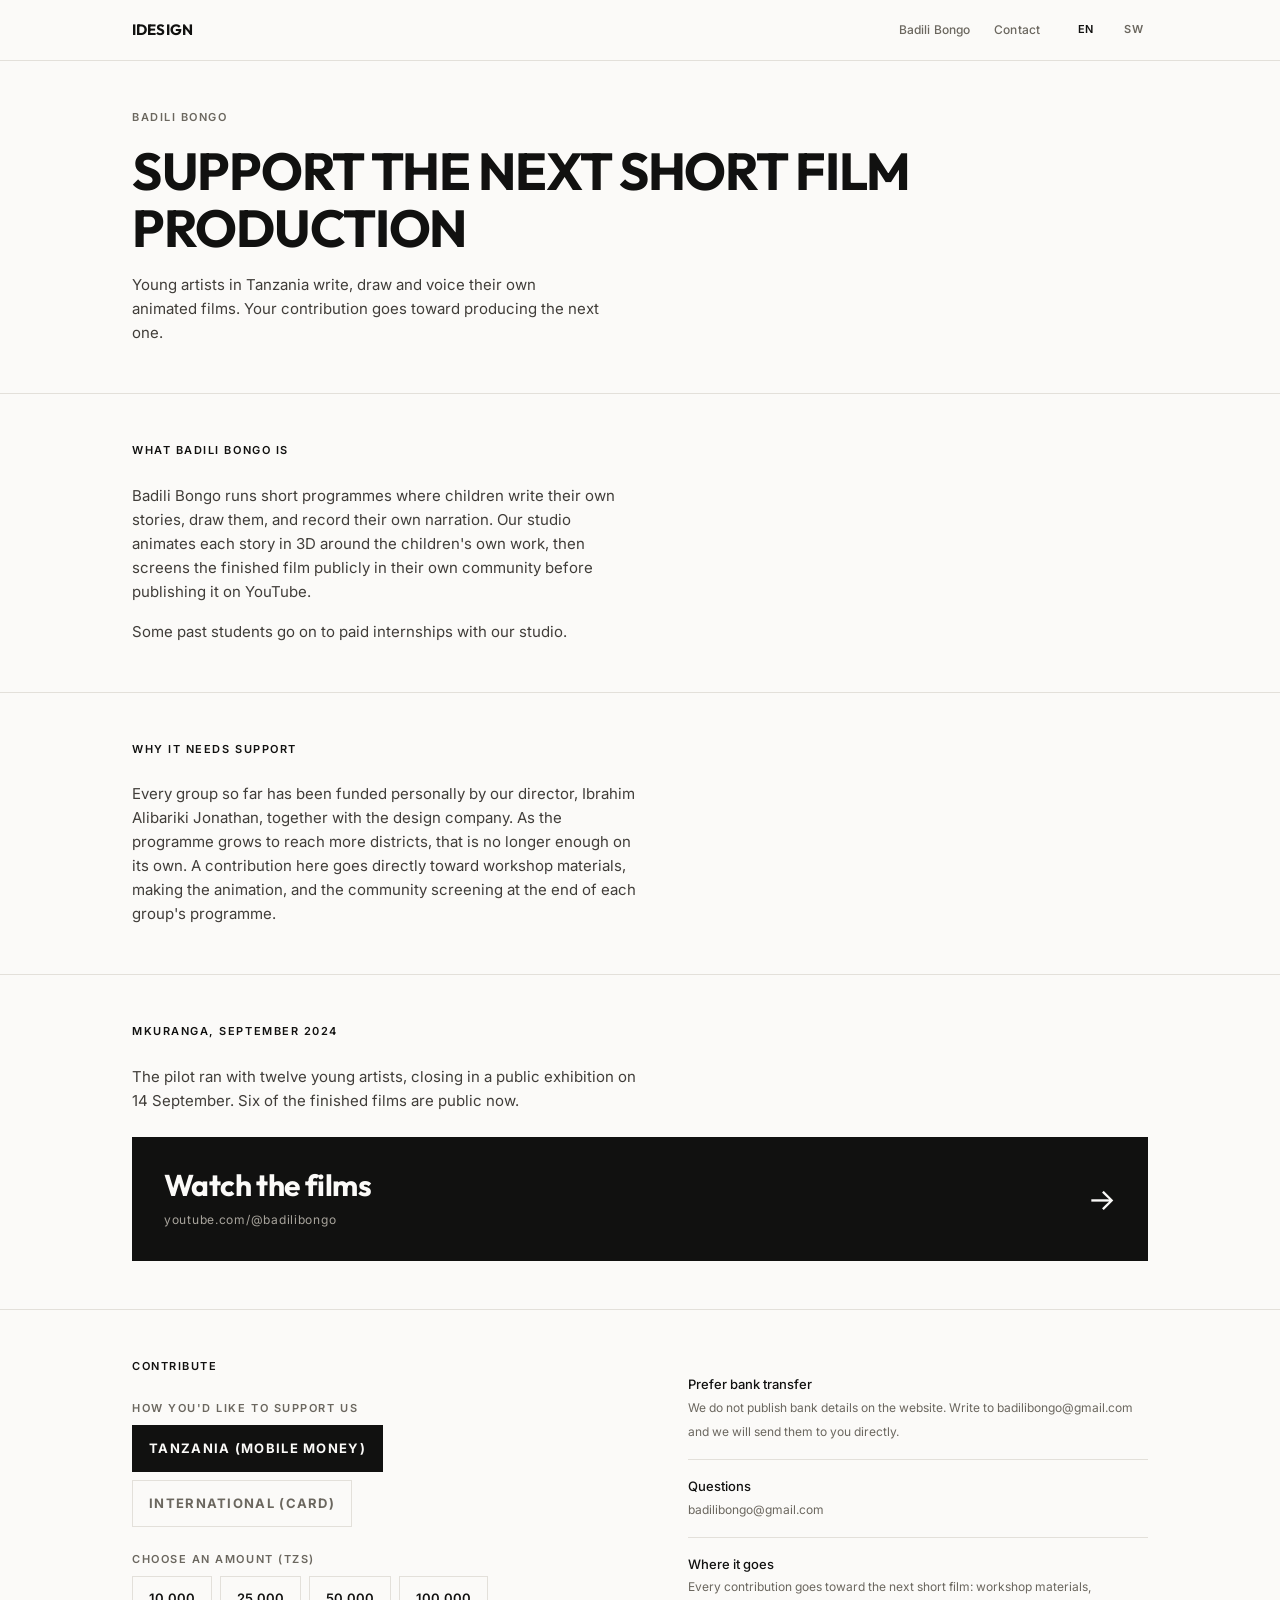
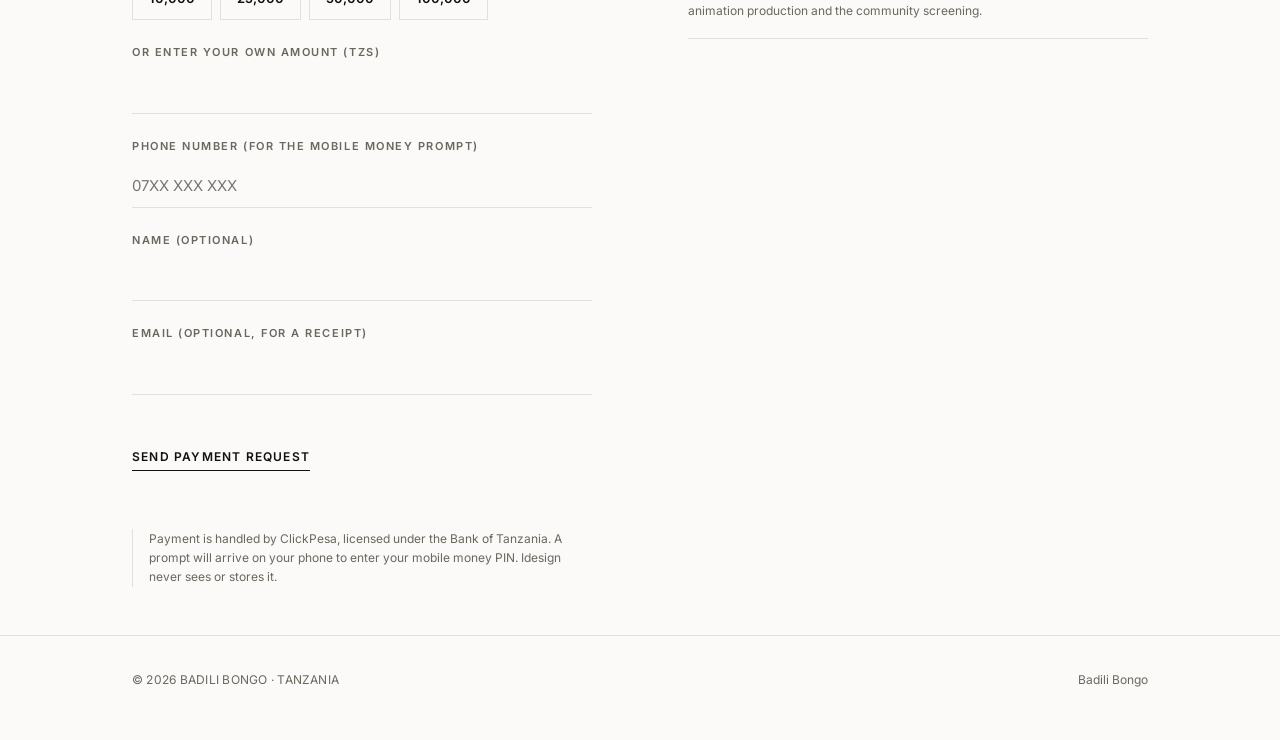
<file: support.html>
<!DOCTYPE html>
<html lang="en">
<head>
<meta charset="UTF-8">
<meta name="viewport" content="width=device-width, initial-scale=1.0">
<title>Support Badili Bongo | Tanzania</title>
<meta name="description" content="Help fund the next short film production by young artists in Tanzania. Contribute directly online via ClickPesa.">
<link rel="canonical" href="https://idesign.co.tz/support">
<meta property="og:type" content="website">
<meta property="og:site_name" content="Idesign">
<meta property="og:title" content="Support Badili Bongo | Tanzania">
<meta property="og:description" content="Help fund the next short film production by young artists in Tanzania. Contribute directly online via ClickPesa.">
<meta property="og:url" content="https://idesign.co.tz/support">
<meta property="og:image" content="https://img.youtube.com/vi/UiyBQbhsJDg/hqdefault.jpg">
<meta property="og:image:width" content="480">
<meta property="og:image:height" content="360">
<meta name="twitter:card" content="summary_large_image">
<meta name="twitter:image" content="https://img.youtube.com/vi/UiyBQbhsJDg/hqdefault.jpg">
<link rel="icon" href="images/favicon.svg" type="image/svg+xml">
<link rel="apple-touch-icon" href="images/apple-touch-icon.png">
<link rel="preconnect" href="https://fonts.googleapis.com">
<link rel="preconnect" href="https://fonts.gstatic.com" crossorigin>
<link href="https://fonts.googleapis.com/css2?family=Inter:wght@300;400;500;600;700&family=Outfit:wght@400;500;700&display=swap" rel="stylesheet">
<link rel="stylesheet" href="style.css">

</head>
<body>
<a class="skip" href="#main" data-en="Skip to content" data-sw="Rukia hadi maudhui">Skip to content</a>
<header>
<div class="wrap nav">
  <a class="mk" href="/">Idesign</a>
  <div class="rt">
    <a class="back" href="/badili-bongo" data-en="Badili Bongo" data-sw="Badili Bongo">Badili Bongo</a>
    <a href="/contact" data-en="Contact" data-sw="Wasiliana">Contact</a>
    <div class="lang" role="group" aria-label="Language" data-en-aria="Language" data-sw-aria="Lugha">
      <button id="b-en" class="on" aria-pressed="true" onclick="setLang('en')">EN</button>
      <button id="b-sw" aria-pressed="false" onclick="setLang('sw')">SW</button>
    </div>
  </div>
</div>
</header>
<main id="main">
<div class="bh"><div class="wrap">
  <div class="own">Badili Bongo</div>
  <h1 class="nm wordmark" data-en="Support the next short film production" data-sw="Fadhili uzalishaji wa filamu fupi ijayo">Support the next short film production</h1>
  <p class="ld" data-en="Young artists in Tanzania write, draw and voice their own animated films. Your contribution goes toward producing the next one." data-sw="Wasanii wachanga nchini Tanzania wanaandika, wanachora na kutoa sauti kwa filamu zao za uhuishaji. Mchango wako unaenda kwenye kuzalisha filamu ijayo.">Young artists in Tanzania write, draw and voice their own animated films. Your contribution goes toward producing the next one.</p>
</div></div>

<section><div class="wrap">
  <h2 class="lbl" data-en="What Badili Bongo is" data-sw="Badili Bongo ni nini">What Badili Bongo is</h2>
  <div class="txt">
    <p data-en="Badili Bongo runs short programmes where children write their own stories, draw them, and record their own narration. Our studio animates each story in 3D around the children's own work, then screens the finished film publicly in their own community before publishing it on YouTube." data-sw="Badili Bongo inaendesha mipango mifupi ambapo watoto wanaandika hadithi zao wenyewe, wanazichora, na kurekodi masimulizi yao wenyewe. Studio yetu inahuisha kila hadithi katika 3D kuzunguka kazi ya watoto wenyewe, kisha inaonyesha filamu iliyokamilika hadharani katika jamii yao kabla ya kuichapisha kwenye YouTube.">Badili Bongo runs short programmes where children write their own stories, draw them, and record their own narration. Our studio animates each story in 3D around the children's own work, then screens the finished film publicly in their own community before publishing it on YouTube.</p>
    <p data-en="Some past students go on to paid internships with our studio." data-sw="Baadhi ya wanafunzi wa zamani huendelea na mafunzo kazini yenye malipo katika studio yetu.">Some past students go on to paid internships with our studio.</p>
  </div>
</div></section>

<section><div class="wrap">
  <h2 class="lbl" data-en="Why it needs support" data-sw="Kwa nini inahitaji msaada">Why it needs support</h2>
  <div class="txt">
    <p data-en="Every group so far has been funded personally by our director, Ibrahim Alibariki Jonathan, together with the design company. As the programme grows to reach more districts, that is no longer enough on its own. A contribution here goes directly toward workshop materials, making the animation, and the community screening at the end of each group&#x27;s programme." data-sw="Kila kundi hadi sasa limegharamiwa binafsi na mkurugenzi wetu, Ibrahim Alibariki Jonathan, pamoja na kampuni ya usanifu. Kadri programu inavyokua kufikia wilaya nyingi zaidi, hiyo haitoshi tena peke yake. Mchango wako unaenda moja kwa moja kwenye vifaa vya warsha, kutengeneza katuni, na onyesho la jamii mwishoni mwa programu ya kila kundi.">Every group so far has been funded personally by our director, Ibrahim Alibariki Jonathan, together with the design company. As the programme grows to reach more districts, that is no longer enough on its own. A contribution here goes directly toward workshop materials, making the animation, and the community screening at the end of each group's programme.</p>
  </div>
</div></section>

<section><div class="wrap">
  <h2 class="lbl" data-en="Mkuranga, September 2024" data-sw="Mkuranga, Septemba 2024">Mkuranga, September 2024</h2>
  <div class="txt">
    <p data-en="The pilot ran with twelve young artists, closing in a public exhibition on 14 September. Six of the finished films are public now." data-sw="Majaribio yalifanyika na wasanii wachanga kumi na wawili, yakifungwa kwa maonyesho ya hadhara tarehe 14 Septemba. Filamu sita zilizokamilika ziko hadharani sasa.">The pilot ran with twelve young artists, closing in a public exhibition on 14 September. Six of the finished films are public now.</p>
  </div>
  <a class="tube" href="https://www.youtube.com/@badilibongo" target="_blank" rel="noopener">
    <span>
      <span class="th" data-en="Watch the films" data-sw="Tazama filamu">Watch the films</span>
      <span class="ta">youtube.com/@badilibongo</span>
    </span>
    <span class="tgo" aria-hidden="true">&rarr;</span>
  </a>
</div></section>

<section><div class="wrap cg">
  <div>
    <h2 class="lbl" data-en="Contribute" data-sw="Changia">Contribute</h2>
    <form id="contribute" novalidate>
      <p class="hp"><label>Do not fill this in <input name="company-website" tabindex="-1" autocomplete="off"></label></p>

      <div class="fd">
        <label data-en="How you'd like to support us" data-sw="Jinsi unavyotaka kutusaidia">How you'd like to support us</label>
        <div class="lang" role="group" aria-label="Payment method" data-en-aria="Payment method" data-sw-aria="Njia ya malipo">
          <button type="button" class="on" data-method="mobile" data-en="Tanzania (Mobile Money)" data-sw="Tanzania (Pesa ya Simu)">Tanzania (Mobile Money)</button>
          <button type="button" data-method="card" data-en="International (Card)" data-sw="Kimataifa (Kadi)">International (Card)</button>
        </div>
      </div>

      <div data-method-panel="mobile">
        <div class="fd">
          <label data-en="Choose an amount (TZS)" data-sw="Chagua kiasi (TZS)">Choose an amount (TZS)</label>
          <div class="amounts" role="group" aria-label="Suggested amounts" data-en-aria="Suggested amounts" data-sw-aria="Kiasi kinachopendekezwa">
            <button type="button" class="amt" data-amount="10000">10,000</button>
            <button type="button" class="amt" data-amount="25000">25,000</button>
            <button type="button" class="amt" data-amount="50000">50,000</button>
            <button type="button" class="amt" data-amount="100000">100,000</button>
          </div>
        </div>
        <div class="fd">
          <label for="c-amount" data-en="Or enter your own amount (TZS)" data-sw="Au weka kiasi chako (TZS)">Or enter your own amount (TZS)</label>
          <input id="c-amount" name="amount" type="number" min="1000" step="500" inputmode="numeric">
        </div>
        <div class="fd">
          <label for="c-phone" data-en="Phone number (for the mobile money prompt)" data-sw="Namba ya simu (kwa ombi la pesa ya simu)">Phone number (for the mobile money prompt)</label>
          <input id="c-phone" name="phone" type="tel" inputmode="tel" autocomplete="tel" placeholder="07XX XXX XXX">
        </div>
        <div class="fd">
          <label for="c-name" data-en="Name (optional)" data-sw="Jina (hiari)">Name (optional)</label>
          <input id="c-name" name="name" type="text" autocomplete="name">
        </div>
        <div class="fd">
          <label for="c-email" data-en="Email (optional, for a receipt)" data-sw="Barua pepe (hiari, kwa risiti)">Email (optional, for a receipt)</label>
          <input id="c-email" name="email" type="email" autocomplete="email">
        </div>
      </div>

      <div data-method-panel="card" hidden>
        <div class="fd">
          <label data-en="Choose an amount (USD)" data-sw="Chagua kiasi (USD)">Choose an amount (USD)</label>
          <div class="amounts" role="group" aria-label="Suggested amounts" data-en-aria="Suggested amounts" data-sw-aria="Kiasi kinachopendekezwa">
            <button type="button" class="amt-usd" data-amount="5">5</button>
            <button type="button" class="amt-usd" data-amount="10">10</button>
            <button type="button" class="amt-usd" data-amount="25">25</button>
            <button type="button" class="amt-usd" data-amount="50">50</button>
          </div>
        </div>
        <div class="fd">
          <label for="c-amount-usd" data-en="Or enter your own amount (USD)" data-sw="Au weka kiasi chako (USD)">Or enter your own amount (USD)</label>
          <input id="c-amount-usd" name="amount-usd" type="number" min="1" step="1" inputmode="numeric">
        </div>
        <div class="fd">
          <label for="c-name-intl" data-en="Full name" data-sw="Jina kamili">Full name</label>
          <input id="c-name-intl" name="name-intl" type="text" autocomplete="name">
        </div>
        <div class="fd">
          <label for="c-email-intl" data-en="Email (for your receipt)" data-sw="Barua pepe (kwa risiti yako)">Email (for your receipt)</label>
          <input id="c-email-intl" name="email-intl" type="email" autocomplete="email">
        </div>
        <div class="fd">
          <label for="c-phone-intl" data-en="Phone number" data-sw="Namba ya simu">Phone number</label>
          <input id="c-phone-intl" name="phone-intl" type="tel" inputmode="tel" autocomplete="tel" placeholder="+1 555 123 4567">
        </div>
      </div>

      <button class="btn" type="submit" data-en="Send payment request" data-sw="Tuma ombi la malipo">Send payment request</button>
      <p id="c-status" class="fstat" role="status" aria-live="polite"></p>
      <p class="note" id="c-note" data-en="Payment is handled by ClickPesa, licensed under the Bank of Tanzania. A prompt will arrive on your phone to enter your mobile money PIN. Idesign never sees or stores it." data-sw="Malipo yanashughulikiwa na ClickPesa, iliyosajiliwa chini ya Benki Kuu ya Tanzania. Ombi litafika kwenye simu yako kuweka PIN yako ya pesa ya simu. Idesign haioni wala kuihifadhi.">Payment is handled by ClickPesa, licensed under the Bank of Tanzania. A prompt will arrive on your phone to enter your mobile money PIN. Idesign never sees or stores it.</p>
    </form>
  </div>
  <div>
    <div class="ci"><b data-en="Prefer bank transfer" data-sw="Unapendelea uhamisho wa benki">Prefer bank transfer</b>
      <span data-en="We do not publish bank details on the website. Write to badilibongo@gmail.com and we will send them to you directly." data-sw="Hatuchapishi namba za benki kwenye tovuti. Andika badilibongo@gmail.com nasi tutakutumia moja kwa moja.">We do not publish bank details on the website. Write to <a href="mailto:badilibongo@gmail.com">badilibongo@gmail.com</a> and we will send them to you directly.</span></div>
    <div class="ci"><b data-en="Questions" data-sw="Maswali">Questions</b>
      <span><a href="mailto:badilibongo@gmail.com">badilibongo@gmail.com</a></span></div>
    <div class="ci"><b data-en="Where it goes" data-sw="Inakoenda">Where it goes</b>
      <span data-en="Every contribution goes toward the next short film: workshop materials, animation production and the community screening." data-sw="Kila mchango unaenda kwenye filamu fupi ijayo: vifaa vya warsha, uzalishaji wa uhuishaji na maonyesho ya jamii.">Every contribution goes toward the next short film: workshop materials, animation production and the community screening.</span></div>
  </div>
</div></section>
</main>
<footer><div class="wrap fr">
  <div>&copy; 2026 Badili Bongo &middot; Tanzania</div>
  <div><a href="/badili-bongo" data-en="Badili Bongo" data-sw="Badili Bongo">Badili Bongo</a></div>
</div></footer>
<script src="script.js"></script>
</body>
</html>
</file>
<file: style.css>
/* ============================================================
   IDESIGN GROUP — stylesheet
   Monochrome. Six neutral tones, no colour.

   Built on tokens: every size, space and rule below resolves to
   a value defined in :root. Nothing is set arbitrarily.
   ============================================================ */

/* ---- TT FORS ----------------------------------------------
   Licensed webfont (TypeType). Buy the WEB licence, drop the
   .woff2 files into fonts/, then delete the comment
   markers around the two @font-face rules below.
   Until then the wordmark falls back to Outfit.
------------------------------------------------------------- */
/*
@font-face{
  font-family:'TT Fors';
  src:url('fonts/TTFors-Bold.woff2') format('woff2');
  font-weight:700; font-style:normal; font-display:swap;
}
@font-face{
  font-family:'TT Fors';
  src:url('fonts/TTFors-Regular.woff2') format('woff2');
  font-weight:400; font-style:normal; font-display:swap;
}
*/

:root{
  /* ---------- COLOUR ---------- */
  --ink:#111110;      /* headings, primary text        */
  --mid:#403D39;      /* body copy                     */
  --soft:#6B675F;     /* meta, labels — 5.4:1 on paper */
  --line:#E3E0DA;     /* hairlines                     */
  --paper:#FBFAF8;    /* page                          */
  --fill:#F0EEE9;     /* image wells                   */
  --on-ink:#A8A49C;   /* secondary text on ink — 4.9:1 */

  /* ---------- TYPEFACES ---------- */
  --wm:'TT Fors','Outfit',system-ui,sans-serif;
  --sans:'Inter',system-ui,-apple-system,'Segoe UI',sans-serif;

  /* ---------- TYPE SCALE ----------
     Eight steps, four of them fluid. Nothing in between. */
  --fs-label:11px;                    /* tracked uppercase */
  --fs-caption:12px;                  /* captions, footer  */
  --fs-meta:13px;                     /* secondary lines   */
  --fs-body:15px;                     /* body copy         */
  --fs-lead:clamp(17px,1.6vw,20px);   /* opening statement */
  --fs-row:clamp(22px,2.8vw,30px);    /* index rows        */
  --fs-title:clamp(30px,5vw,52px);    /* page titles       */
  --fs-display:clamp(44px,8vw,88px);  /* wordmark          */

  /* ---------- LINE HEIGHT ---------- */
  --lh-display:.92;
  --lh-tight:1.1;
  --lh-snug:1.3;
  --lh-body:1.6;

  /* ---------- TRACKING ---------- */
  --tr-display:-.035em;
  --tr-title:-.025em;
  --tr-row:-.02em;
  --tr-label:.14em;

  /* ---------- SPACE — 4px base ---------- */
  --s1:4px;  --s2:8px;  --s3:12px; --s4:16px; --s5:24px;
  --s6:32px; --s7:48px; --s8:64px; --s9:96px;

  /* ---------- LAYOUT ---------- */
  --max:1080px;
  --gutter:var(--s6);
  --header-h:60px;
  --section-y:var(--s7);
  --radius:0;                  /* sharp corners are the brand */
  --hair:1px solid var(--line);
  --tap:44px;                  /* minimum touch target        */

  /* ---------- MOTION ---------- */
  --ease:cubic-bezier(.2,.6,.3,1);
  --dur:.22s;
}

*{margin:0;padding:0;box-sizing:border-box}
html{scroll-behavior:smooth;-webkit-text-size-adjust:100%}

/* Body is a column so the footer is pushed to the bottom of short
   pages (404, thanks) instead of floating mid-screen. */
body{
  font-family:var(--sans);background:var(--paper);color:var(--ink);
  font-size:var(--fs-body);line-height:var(--lh-body);font-weight:400;
  -webkit-font-smoothing:antialiased;text-rendering:optimizeLegibility;
  min-height:100vh;display:flex;flex-direction:column;
}
main{flex:1 0 auto}
.wrap{max-width:var(--max);margin:0 auto;padding:0 var(--gutter);width:100%}
a{color:inherit;text-decoration:none}
img{max-width:100%;display:block;height:auto}
button{font:inherit}

/* One visible focus ring for every interactive element. */
:where(a,button,input,select,textarea,[tabindex]):focus-visible{
  outline:2px solid var(--ink);outline-offset:3px;
}

/* Uppercase via CSS, not by typing brand names in caps in the HTML
   (see the branding-case fix) - this is what makes every wordmark
   instance, including the header logo and each division's own h1,
   match the visual weight IDEFENDA LAB already had. */
.wordmark{font-family:var(--wm);font-weight:700;text-transform:uppercase;
  letter-spacing:var(--tr-row);line-height:1}

/* Shared label treatment — eyebrows, section headings, tags. */
.lbl,.own,.who,.lst li .m,.ph i{
  font-size:var(--fs-label);font-weight:600;
  letter-spacing:var(--tr-label);text-transform:uppercase;
}

/* Shared action treatment. Every CTA on the site is this one
   component; it was previously three near-identical variants. */
.tail a,.cta a,.btn,.follow a{
  display:inline-block;font-family:var(--sans);
  font-size:var(--fs-caption);font-weight:600;
  letter-spacing:.1em;text-transform:uppercase;color:var(--ink);
  background:none;border:none;border-bottom:1px solid var(--ink);
  padding:var(--s1) 0;cursor:pointer;
  transition:color var(--dur) var(--ease),border-color var(--dur) var(--ease);
}
/* Only the index CTA is short enough to guarantee one line; the
   branch CTAs run to 45 characters and must be free to wrap. */
.tail a{white-space:nowrap}
.tail a:hover,.cta a:hover,.btn:hover,.follow a:hover{
  color:var(--soft);border-color:var(--soft);
}
/* A secondary, subtle outbound link (e.g. Instagram) - one step
   quieter than .panel, which stays reserved for a page's single
   most important outbound link. */
.follow{margin-top:var(--s5)}

/* skip link — accessibility */
.skip{position:absolute;left:-9999px;top:0;background:var(--ink);color:var(--paper);
  padding:var(--s3) var(--s4);font-size:var(--fs-meta);z-index:200}
.skip:focus{left:0}

/* ---------- HEADER ---------- */
header{position:sticky;top:0;z-index:50;background:rgba(251,250,248,.93);
  backdrop-filter:blur(12px);-webkit-backdrop-filter:blur(12px);
  border-bottom:var(--hair);flex:none}
.nav{display:flex;align-items:center;justify-content:space-between;
  height:var(--header-h);gap:var(--s5)}
.nav .mk{font-family:var(--wm);font-weight:700;font-size:var(--fs-body);
  letter-spacing:.01em;white-space:nowrap;text-transform:uppercase;
  display:inline-flex;align-items:center;min-height:var(--tap)}
.nav .rt{display:flex;align-items:center;gap:var(--s5)}

/* Every nav link reads the same: one size, one case, one colour.
   HOME was previously uppercase and tracked while Contact beside
   it was sentence case. */
.nav .rt a,.back{font-size:var(--fs-caption);font-weight:500;
  letter-spacing:.01em;text-transform:none;color:var(--soft);
  display:inline-flex;align-items:center;min-height:var(--tap);
  transition:color var(--dur) var(--ease)}
.nav .rt a:hover,.back:hover{color:var(--ink)}

.lang{display:flex;gap:var(--s1);margin-right:calc(var(--s2) * -1)}
.lang button{background:none;border:none;font-family:var(--sans);
  font-size:var(--fs-label);font-weight:600;letter-spacing:.08em;
  cursor:pointer;color:var(--soft);padding:0;
  min-width:var(--tap);min-height:var(--tap);
  display:inline-flex;align-items:center;justify-content:center;
  transition:color var(--dur) var(--ease)}
.lang button.on{color:var(--ink)}
.lang button:hover{color:var(--ink)}

/* ---------- LANDING INDEX ---------- */
.top{padding:var(--s7) 0 var(--s6)}
.top .big{font-family:var(--wm);font-weight:700;font-size:var(--fs-display);
  letter-spacing:var(--tr-display);line-height:var(--lh-display)}
.lockup{display:inline-block}
/* Strapline is stretched flush to the wordmark by script.js.
   Named .strap, not .sub — .sub collided with the submit button
   and gave this paragraph a border and a pointer cursor. */
.top .strap{display:flex;justify-content:space-between;width:100%;
  font-size:clamp(11px,1.45vw,15px);font-weight:700;text-transform:uppercase;
  color:var(--ink);margin-top:var(--s3);letter-spacing:0;line-height:1}
.top .strap .sp{flex:0 0 .34em}
/* Visually hidden, still read by screen readers (used for the strapline). */
.vh{position:absolute;width:1px;height:1px;margin:-1px;padding:0;overflow:hidden;
  clip:rect(0 0 0 0);clip-path:inset(50%);white-space:nowrap;border:0}

.index{border-top:var(--hair)}
.row{display:grid;grid-template-columns:var(--s6) 1fr auto;gap:var(--s5);
  align-items:baseline;padding:var(--s5) 0;border-bottom:var(--hair);
  transition:padding var(--dur) var(--ease)}
.row:hover,.row:focus-visible{padding-left:var(--s3)}
.row .n{font-size:var(--fs-label);font-weight:500;color:var(--soft);letter-spacing:.08em}
.row .nm{display:block;font-family:var(--wm);font-weight:700;font-size:var(--fs-row);
  letter-spacing:var(--tr-row);line-height:var(--lh-tight)}
.row .ds{display:block;font-size:var(--fs-meta);font-weight:400;
  color:var(--soft);margin-top:var(--s1)}
.row .ar{font-size:var(--fs-body);color:var(--soft);
  transition:color var(--dur) var(--ease),transform var(--dur) var(--ease)}
.row:hover .ar,.row:focus-visible .ar{color:var(--ink);transform:translateX(5px)}

/* Bottom padding is deliberately small: .tail is homepage-only and
   is immediately followed by the "Worked with" section, which
   already carries its own top padding via the global `section`
   rule. A full --s8 here on top of that stacked into a 112px gap. */
.tail{padding:var(--s7) 0 var(--s4);display:flex;justify-content:space-between;
  gap:var(--s5) var(--s7);flex-wrap:wrap;align-items:flex-end}
.tail>div{flex:1 1 30rem;min-width:0}
.tail .lead{font-size:var(--fs-lead);font-weight:400;color:var(--ink);
  max-width:52ch;line-height:var(--lh-snug);letter-spacing:-.012em}
.tail .sub2{font-size:var(--fs-meta);font-weight:400;color:var(--soft);
  margin-top:var(--s3)}

/* ---------- BRANCH PAGES ----------
   Hierarchy runs eyebrow -> title -> descriptor -> lead -> body.
   The descriptor was previously 14px bold, competing with the
   larger tagline directly beneath it. */
.bh{padding:var(--s7) 0;border-bottom:var(--hair)}
/* Badili Bongo's hero runs straight into a heading-led section next
   (no image break like most other pages have there), so the usual
   bottom padding reads as excess air before "How the children make
   a film" - tightened here only, not sitewide. */
.bh--tight{padding-bottom:var(--s5)}
.own{color:var(--soft);margin-bottom:var(--s4)}
.bh .nm{font-family:var(--wm);font-weight:700;font-size:var(--fs-title);
  letter-spacing:var(--tr-title);line-height:var(--lh-tight)}
.bh .ds{font-size:var(--fs-meta);font-weight:500;color:var(--soft);
  margin-top:var(--s3)}
.bh .tg{font-size:var(--fs-lead);margin-top:var(--s5);max-width:34ch;
  font-weight:400;line-height:var(--lh-snug);letter-spacing:-.012em}
.bh .ld{font-size:var(--fs-body);font-weight:400;color:var(--mid);
  max-width:52ch;margin-top:var(--s4)}

section{padding:var(--section-y) 0;border-bottom:var(--hair)}
.lbl{color:var(--ink);margin-bottom:var(--s5)}

.lst{list-style:none}
.lst li{padding:var(--s4) 0;border-bottom:var(--hair);
  display:grid;grid-template-columns:1fr auto;gap:var(--s5);align-items:baseline}
.lst li:last-child{border-bottom:none;padding-bottom:0}
.lst + .txt{margin-top:var(--s5)}
.lst li .t{color:var(--ink);font-size:var(--fs-body)}
/* Meta reads as a taxonomy tag rather than a word competing with
   the service name beside it. */
.lst li .m{color:var(--soft);text-align:right}

/* Three columns at desktop. The old auto-fill produced four, which
   left Landscape's nine projects as 4+4+1 — one image alone in a
   three-quarters-empty row. */
.grid{display:grid;grid-template-columns:repeat(3,1fr);gap:var(--s5)}
.grid--wide{grid-template-columns:repeat(2,1fr)}
.ph{aspect-ratio:4/3;background:var(--fill);border:var(--hair);
  display:flex;align-items:center;justify-content:center;overflow:hidden}
.ph picture{display:block;width:100%;height:100%}
.ph img{width:100%;height:100%;object-fit:cover}
.ph img.ph-top{object-position:50% 0}
.ph i{font-style:normal;font-size:var(--fs-label);color:var(--soft)}
.media-link{display:block}
.media-link:hover .ph img{opacity:.85}
.it .cap{font-size:var(--fs-meta);font-weight:500;margin-top:var(--s3)}
.it .sc{font-size:var(--fs-caption);color:var(--soft);margin-top:var(--s1)}

/* ---------- PROCESS STEPS ----------
   A five-across band at desktop, each step opening under its own
   rule. Below 900px it folds into a numbered list rather than a
   narrow grid, so no step is ever left orphaned in a part row. */
.steps{display:grid;grid-template-columns:repeat(5,1fr);gap:var(--s5)}
.step{border-top:1px solid var(--ink);padding-top:var(--s3)}
.step .k{display:block;font-family:var(--wm);font-weight:700;
  font-size:var(--fs-meta);color:var(--soft);letter-spacing:.08em}
.step .h{display:block;font-family:var(--wm);font-weight:700;
  font-size:var(--fs-body);letter-spacing:var(--tr-row);
  line-height:var(--lh-tight);margin-top:var(--s3)}
.step .p{display:block;font-size:var(--fs-caption);color:var(--soft);
  line-height:var(--lh-body);margin-top:var(--s2)}
.steps-end{font-size:var(--fs-meta);color:var(--soft);margin-top:var(--s5)}

/* ---------- INVERTED LINK PANEL ----------
   The only tonal shift in the palette, reserved for a page's single
   most important outbound link rather than used as decoration.
   .tube: Badili Bongo's YouTube channel. .panel: each branch's
   Google Business profile (find us on the map, see real photos). */
.tube,.panel{display:flex;align-items:center;justify-content:space-between;
  gap:var(--s5);background:var(--ink);color:var(--paper);
  padding:var(--s6);margin-top:var(--s5)}
.tube .th,.panel .th{display:block;font-family:var(--wm);font-weight:700;
  font-size:var(--fs-row);letter-spacing:var(--tr-row);line-height:var(--lh-tight)}
.tube .ta,.panel .ta{display:block;font-size:var(--fs-caption);color:var(--on-ink);
  letter-spacing:.06em;margin-top:var(--s2)}
.tube .tgo,.panel .tgo{font-size:var(--fs-row);line-height:1;flex:none;
  transition:transform var(--dur) var(--ease)}
.tube:hover .tgo,.panel:hover .tgo{transform:translateX(5px)}
/* The global focus ring is ink, which would vanish on this panel. */
.tube:focus-visible,.panel:focus-visible{outline-color:var(--paper);outline-offset:-6px}

.txt{max-width:56ch;font-size:var(--fs-body);font-weight:400;
  color:var(--mid);line-height:var(--lh-body)}
.txt p{margin-bottom:var(--s4)}
.txt p:last-child{margin-bottom:0}

/* ---------- STORY (collapsible everywhere) ----------
   Short teaser + a toggle reveals the full content below it, on
   every viewport - mobile portrait and desktop landscape alike.
   Less information up front by default; "Read more" is the only way
   to see the rest, regardless of screen size. */
.story{max-width:56ch}
.story-short{font-size:var(--fs-body);line-height:var(--lh-body);color:var(--mid)}
.story-full{font-size:var(--fs-body);line-height:var(--lh-body);color:var(--mid);margin-top:var(--s4)}
.story-full h3{font-size:var(--fs-label);font-weight:600;letter-spacing:.08em;
  text-transform:uppercase;color:var(--ink);margin-bottom:var(--s4)}
.story-full p{margin-bottom:var(--s4)}
.story-full p:last-of-type{margin-bottom:0}
.story-journey{font-size:var(--fs-meta);color:var(--soft);letter-spacing:.02em;
  margin-top:var(--s5);padding-top:var(--s4);border-top:var(--hair)}
.story-partners{margin-top:var(--s5)}
.story-partners-lbl{display:block;font-size:var(--fs-label);font-weight:600;
  letter-spacing:.08em;text-transform:uppercase;color:var(--soft);margin-bottom:var(--s2)}
.story-partners-list{font-size:var(--fs-meta);color:var(--soft)}
.story-toggle{display:inline-flex;align-items:center;gap:var(--s2);
  margin-top:var(--s4);min-height:var(--tap);background:none;border:none;
  appearance:none;-webkit-appearance:none;cursor:pointer;font-family:var(--sans);
  font-size:var(--fs-body);font-weight:700;letter-spacing:.01em;
  color:var(--ink);padding:0}
.story-toggle:hover{color:var(--soft)}
.story-toggle span[aria-hidden]{transition:transform var(--dur) var(--ease)}
.story-toggle[aria-expanded="true"] span[aria-hidden]{transform:rotate(90deg)}

/* Client names as a credit line, not a sentence: set in the same
   display face as the homepage's own company index (.row .nm), so
   the studio's work and its own divisions read as one family rather
   than credits in body text. Two fixed rows, not an auto-wrapping
   list - which row a name falls into shouldn't shift with viewport
   width. Uppercase via CSS (never typed in caps - see the branding
   fix); a touch of positive tracking, since tightened wordmark
   tracking reads cramped once every letter is also capitalised. */
.worked{margin-top:var(--s3)}
.worked-row{display:flex;flex-wrap:wrap;gap:var(--s3) var(--s6);margin-bottom:var(--s3)}
.worked-row:last-child{margin-bottom:0}
.worked span{font-family:var(--wm);font-weight:700;font-size:var(--fs-body);
  letter-spacing:.01em;text-transform:uppercase;color:var(--ink)}

.cta{padding:var(--s7) 0;border-bottom:var(--hair)}

/* ---------- CONTACT ---------- */
.cg{display:grid;grid-template-columns:1fr 1fr;gap:var(--s9)}
.fd{margin-bottom:var(--s5)}
.fd label{display:block;font-size:var(--fs-label);font-weight:600;
  letter-spacing:var(--tr-label);text-transform:uppercase;
  color:var(--soft);margin-bottom:var(--s2)}
.fd input,.fd select,.fd textarea{width:100%;padding:var(--s3) 0;border:none;
  border-bottom:var(--hair);background:none;font-family:var(--sans);
  font-size:var(--fs-body);font-weight:400;color:var(--ink);border-radius:var(--radius)}
.fd input:focus-visible,.fd select:focus-visible,.fd textarea:focus-visible{
  outline:none;border-bottom-color:var(--ink);box-shadow:0 1px 0 0 var(--ink)}
.fd textarea{resize:vertical;line-height:var(--lh-body)}
.btn{margin-top:var(--s5)}
.hp{position:absolute;left:-9999px}      /* honeypot - spam trap */

/* Preset-amount picker (Badili Bongo support page). Same hairline,
   sharp-corner language as everything else - a bordered toggle,
   not a filled "primary" button, so it doesn't invent a new
   component just for this one form. */
.amounts{display:flex;flex-wrap:wrap;gap:var(--s2)}
.amt,.amt-usd{font-family:var(--sans);font-size:var(--fs-meta);font-weight:600;
  color:var(--ink);background:none;border:var(--hair);border-radius:var(--radius);
  padding:var(--s2) var(--s4);min-height:var(--tap);cursor:pointer;
  transition:background-color var(--dur) var(--ease),color var(--dur) var(--ease)}
.amt:hover,.amt-usd:hover{border-color:var(--ink)}
.amt.on,.amt-usd.on{background:var(--ink);color:var(--paper);border-color:var(--ink)}

/* Payment-method toggle inside the contribute form reuses .lang's
   look (same underlined-text-button language), but needs visible
   borders here since it's standing alone rather than in the header. */
.fd .lang{margin-right:0;gap:var(--s2);flex-wrap:wrap}
.fd .lang button{border:var(--hair);border-radius:var(--radius);
  padding:var(--s3) var(--s4);min-height:var(--tap);
  font-size:var(--fs-meta);font-weight:700;
  text-transform:uppercase;letter-spacing:.1em}
.fd .lang button.on{background:var(--ink);color:var(--paper);border-color:var(--ink)}
.fd .lang button:hover{border-color:var(--ink)}

/* Contact form result. One line, in the existing type scale;
   colour only shifts between quiet and ink so the monochrome
   palette is untouched. */
.fstat{margin-top:var(--s4);font-size:var(--fs-meta);color:var(--soft);min-height:1.4em}
.fstat[data-state="ok"],.fstat[data-state="paid"]{color:var(--ink)}
.fstat[data-state="fail"],.fstat[data-state="invalid"],.fstat[data-state="failed"]{color:var(--ink)}
.btn[disabled]{opacity:.45;cursor:default}

/* ---------- TAP TO CALL ----------
   Large touch targets. tel: dials directly on a phone;
   wa.me opens WhatsApp. Both fall back to plain links on desktop. */
.call{border-top:1px solid var(--ink);margin-bottom:var(--s6)}
.call-row{display:flex;align-items:center;justify-content:space-between;
  gap:var(--s4);padding:var(--s4) 0;border-bottom:var(--hair)}
.call-row .who{color:var(--soft);margin-bottom:var(--s2)}
/* The phone numbers are the primary action on a mobile visit, so
   they carry a full 44px target rather than the 24px minimum. */
.call-row .num{font-family:var(--wm);font-weight:700;font-size:clamp(19px,2.4vw,24px);
  letter-spacing:-.01em;color:var(--ink);line-height:var(--lh-tight);
  display:inline-flex;align-items:center;min-height:var(--tap);
  transition:color var(--dur) var(--ease)}
.call-row a.num:hover{color:var(--mid)}
.call-acts{display:flex;gap:var(--s2);flex-shrink:0}
.call-acts a{font-size:var(--fs-label);font-weight:600;letter-spacing:.1em;
  text-transform:uppercase;border:var(--hair);padding:0 var(--s4);
  white-space:nowrap;color:var(--mid);min-height:var(--tap);
  display:inline-flex;align-items:center;justify-content:center;
  transition:color var(--dur) var(--ease),border-color var(--dur) var(--ease),
             background-color var(--dur) var(--ease)}
.call-acts a:hover{border-color:var(--ink);color:var(--ink)}
.call-acts a.pri{background:var(--ink);color:var(--paper);border-color:var(--ink)}
.call-acts a.pri:hover{background:transparent;color:var(--ink)}

.ci{padding:var(--s4) 0;border-bottom:var(--hair)}
.ci b{font-weight:500;font-size:var(--fs-meta);display:block}
.ci span{font-size:var(--fs-caption);color:var(--soft)}
.ci a{transition:color var(--dur) var(--ease)}
.ci a:hover{color:var(--ink)}

/* ---------- FOOTER ---------- */
footer{padding:var(--s6) 0 var(--s7);font-size:var(--fs-caption);
  color:var(--soft);margin-top:auto;flex:none}
.fr{display:flex;justify-content:space-between;gap:var(--s4);flex-wrap:wrap;
  align-items:center}
/* The copyright line is always the credit's first child, sitewide -
   capitalised via CSS rather than editing all 10 footers by hand. */
.fr>div:first-child{text-transform:uppercase;letter-spacing:.02em}
/* Same treatment as the footer credit, for the one other place the
   legal name appears prominently outside the wordmark system. */
.credit{text-transform:uppercase;letter-spacing:.02em}
/* Standalone links, so they owe the 24px minimum target (WCAG 2.5.8). */
.fr a{display:inline-flex;align-items:center;min-height:24px;
  transition:color var(--dur) var(--ease)}
.fr a:hover{color:var(--ink)}

.note{border-left:var(--hair);padding:0 0 0 var(--s4);font-size:var(--fs-caption);
  line-height:var(--lh-body);color:var(--soft);margin-top:var(--s5);max-width:60ch}

/* ============================================================
   RESPONSIVE — two breakpoints, each on the layout's own terms.
   900px: the 1080px canvas stops holding side-by-side content.
   560px: single column, stacked actions.
   ============================================================ */
@media(max-width:900px){
  :root{--gutter:var(--s5);--section-y:var(--s6)}
  .cg{grid-template-columns:1fr;gap:var(--s7)}
  .row{grid-template-columns:var(--s5) 1fr auto;gap:var(--s4)}
  .grid,.grid--wide{grid-template-columns:repeat(2,1fr);gap:var(--s4)}
  /* Steps fold into a numbered list — never a part-filled grid. */
  .steps{grid-template-columns:1fr;gap:0}
  .step{display:grid;grid-template-columns:var(--s6) 1fr;gap:var(--s4);
    border-top:none;border-bottom:var(--hair);padding:var(--s3) 0;
    align-items:baseline}
  .step:first-child{border-top:1px solid var(--ink)}
  .step .h{margin-top:0}
  .tube{padding:var(--s5);gap:var(--s4)}
  .bh{padding:var(--s6) 0}
  .top{padding:var(--s6) 0 var(--s5)}
  .tail{padding:var(--s6) 0 var(--s7)}
  .nav .rt{gap:var(--s4)}
  .worked span{font-size:var(--fs-caption)}
}

/* The strapline is stretched flush to the wordmark on desktop. On a
   narrow screen a 30-character line cannot fit that width, so it
   falls back to normal tracked text that wraps. */
@media(max-width:700px){
  .top .strap{flex-wrap:wrap;justify-content:flex-start;font-size:var(--fs-label);
    letter-spacing:.09em;line-height:var(--lh-snug)}
  .top .strap .sp{flex:0 0 .5em}
}

@media(max-width:560px){
  /* The wordmark already links home, so the separate "Home" link is
     a second link to the same destination. Drop it here to buy back
     header width instead of letting the nav overflow.
     Selector must outrank `.nav .rt a`, hence the full path. */
  .nav .rt .back{display:none}
  .nav{gap:var(--s3)}
  .nav .rt{gap:var(--s3)}
  /* Narrower but still a compliant target: 32x44 clears the 24x24
     minimum on both axes. */
  .lang button{min-width:30px}
  /* 'IDESIGN Landscape' is the longest wordmark; at 320px it is what
     pushes the nav wide. Step it down rather than overflow. */
  .nav .mk{font-size:var(--fs-caption)}

  .call-row{flex-direction:column;align-items:flex-start;gap:var(--s3)}
  .call-acts{width:100%}
  .call-acts a{flex:1}
  .lst li{grid-template-columns:1fr;gap:var(--s1)}
  .lst li .m{text-align:left}
  .tail{align-items:flex-start}
  /* Three long client names per row won't fit 320-430px at any
     legible size, so each row scrolls sideways instead of wrapping
     to a third line. Keeps the block at a fixed two lines. */
  .worked-row{flex-wrap:nowrap;overflow-x:auto;scrollbar-width:none}
  .worked-row::-webkit-scrollbar{display:none}
  .worked span{flex:none;font-size:var(--fs-label)}
}

/* Mobile landscape: short viewport height regardless of width, so
   target it directly rather than by width breakpoint. Same fix as
   the ≤560px portrait case, needed here too since landscape widths
   (667-926px) sit above that breakpoint. */
@media(max-height:500px) and (orientation:landscape){
  .worked-row{flex-wrap:nowrap;overflow-x:auto;scrollbar-width:none}
  .worked-row::-webkit-scrollbar{display:none}
  .worked span{flex:none;font-size:var(--fs-caption)}
}

/* ---------- PRINT ---------- */
@media print{
  header,.cta,.lang,.back{display:none}
  body{background:#fff;display:block}
  section,.bh{border:none;padding:var(--s4) 0}
}

/* ---------- MOTION ---------- */
@media(prefers-reduced-motion:reduce){
  *{animation:none!important;transition:none!important;scroll-behavior:auto!important}
}

/* ---------- LIGHTBOX ----------
   Project images are cropped to 4:3 in the grid. Tapping one opens
   the whole, uncropped image with its caption. Native <dialog>, so
   Esc, focus trapping and the backdrop come from the browser. */
.ph{position:relative}
.ph-open{position:absolute;inset:0;width:100%;height:100%;padding:0;border:0;
  background:transparent;cursor:zoom-in}
.ph-open:hover + img,.ph:hover img{opacity:.92}
.lb{border:0;padding:0;margin:auto;max-width:min(1200px,94vw);max-height:94vh;
  background:var(--paper);color:var(--ink)}
.lb::backdrop{background:rgba(17,17,16,.88)}
.lb figure{margin:0;display:flex;flex-direction:column}
.lb picture{display:block}
.lb img{display:block;max-width:100%;max-height:calc(94vh - 72px);width:auto;height:auto;
  margin:0 auto;object-fit:contain;background:var(--fill)}
.lb figcaption{display:flex;justify-content:space-between;align-items:baseline;gap:var(--s4);
  padding:var(--s3) var(--s4);border-top:var(--hair)}
.lb .cap{font-size:var(--fs-meta);font-weight:500}
.lb .sc{font-size:var(--fs-caption);color:var(--soft);margin-left:var(--s3)}
.lb-x{flex:none;background:none;border:0;padding:var(--s1) 0;font:inherit;
  font-size:var(--fs-label);text-transform:uppercase;letter-spacing:.08em;color:var(--ink);cursor:pointer}
</file>
